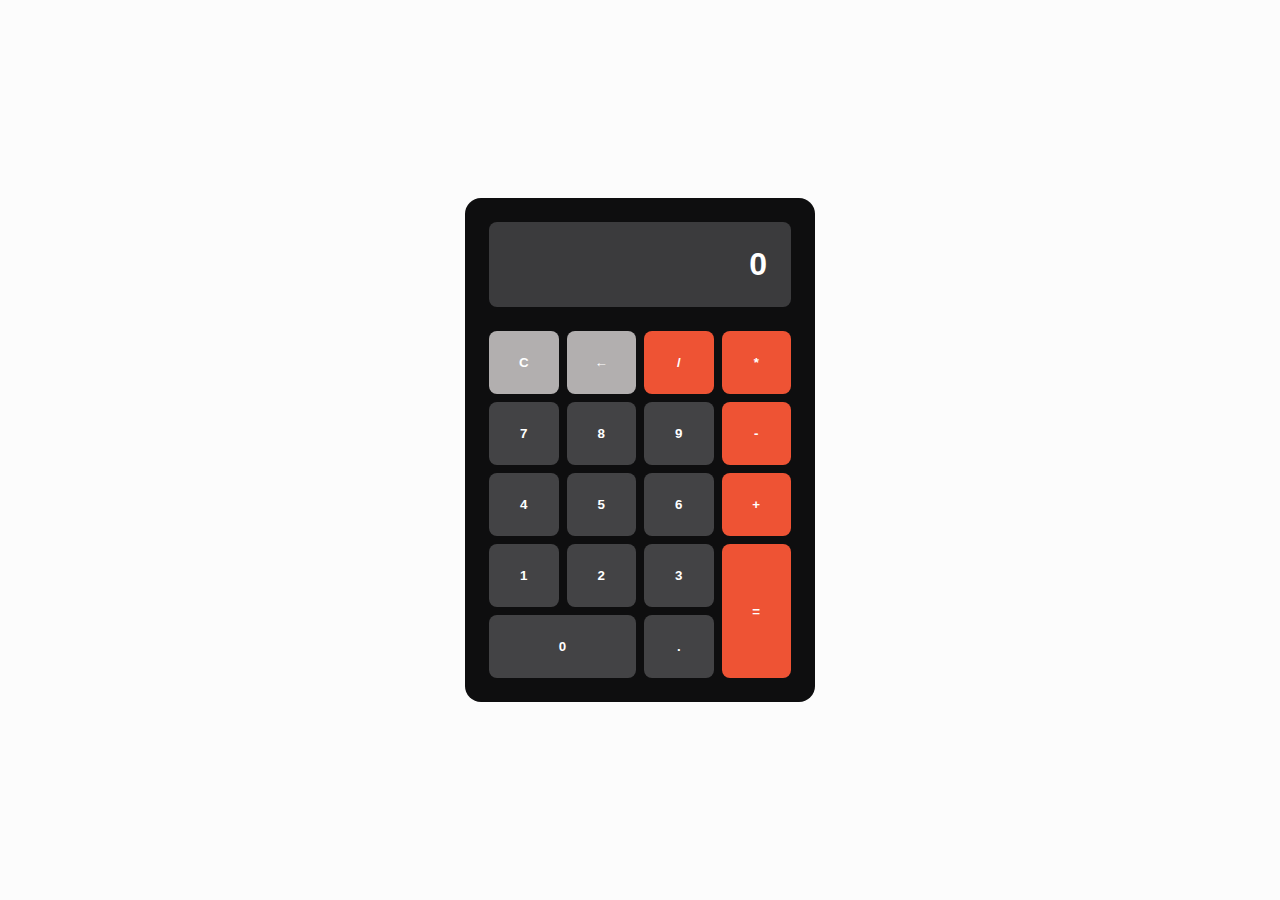
<file: Calculadora/index.html>
<!DOCTYPE html>
<html lang="es">
<head>
    <meta charset="UTF-8">
    <meta http-equiv="X-UA-Compatible" content="IE=edge">
    <meta name="viewport" content="width=device-width, initial-scale=1.0">
    <title>Calculadora</title>
    <link rel="stylesheet" href="calcu.css">
</head>
<body>

    <div class="calculadora">

        <div class="pantalla">0</div>

        <button id="c" class="btn">C</button>
        <button id="borrar" class="btn">←</button>
        <button id="division" class="btn">/</button>
        <button id="multi" class="btn">*</button>
        <button class="btn">7</button>
        <button class="btn">8</button>
        <button class="btn">9</button>
        <button id="resta" class="btn">-</button>
        <button class="btn">4</button>
        <button class="btn">5</button>
        <button class="btn">6</button>
        <button id="suma" class="btn">+</button>
        <button class="btn">1</button>
        <button class="btn">2</button>
        <button class="btn">3</button>
        <button id="igual" class="btn">=</button>
        <button id="cero" class="btn">0</button>
        <button class="btn">.</button>
    </div>

    
    <script src="calcu.js"></script>
</body>
</html>
</file>
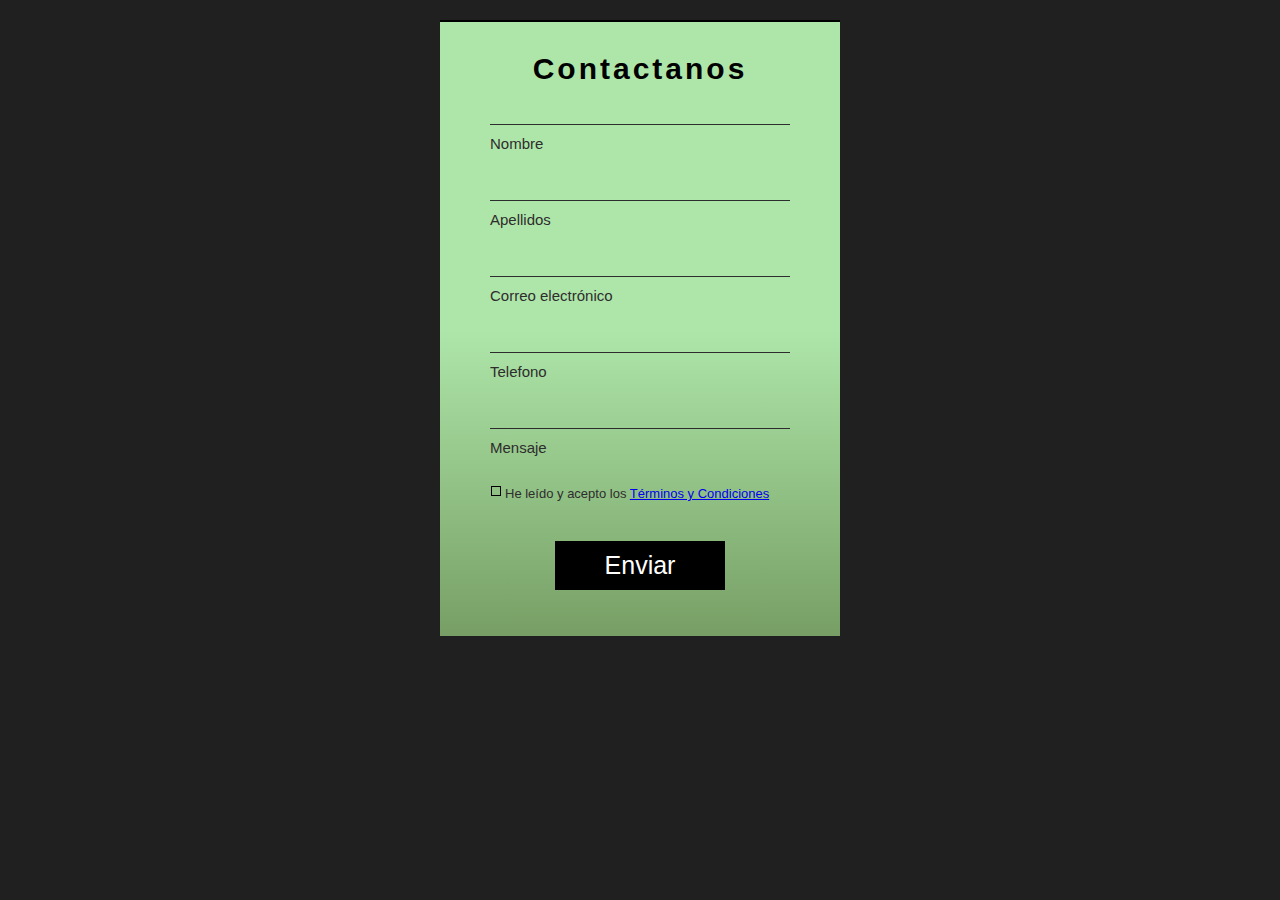
<file: contact.html>
<!DOCTYPE html>
<html lang="es">
<head>
  <meta charset="UTF-8">
  <meta name="viewport" content="width=device-width, initial-scale=1.0">
  <title>Pagina de Contacto</title>
  <link rel="stylesheet" href="estilos.css">
</head>
<body>
  <div class="container">
    <form action="" class="form" id="form" autocomplete="off">
      <p class="form-titulo">Contactanos</p>
      <div class="form-input myname">
        <input type="text" id="myname">
        <label for="myname">Nombre</label>
        <p class="mensajeError"></p>
      </div>
      <div class="form-input surname">
        <input type="text" id="surname">
        <label for="surname">Apellidos</label>
        <p class="mensajeError"></p>
      </div>
      <div class="form-input email">
        <input type="email" id="email">
        <label for="email">Correo electrónico</label>
        <p class="mensajeError"></p>
      </div>
      <div class="form-input mobile">
        <input type="text" id="mobile">
        <label for="mobile">Telefono</label>
        <p class="mensajeError"></p>
      </div>
      <div class="form-input email">
        <input type="text" id="text">
        <label for="text">Mensaje</label>
        <p class="mensajeError"></p>
      </div>
      <div class="form-termsAndConditions termsAndConditions">
        <input type="checkbox" id="termsAndConditions">
        <label for="termsAndConditions">He leído y acepto los </label>
        <a href="#">Términos y Condiciones</a>
        <p class="mensajeError"></p>
      </div>
      <div class="form-boton" >
        <input type="submit" value="Enviar">
      </div>
      <p class="mensajeCorrecto"></p>
    </form>
  </div>
  <script src="form.js"></script>
</body>
</html>
</file>
<file: Calculadora/calcu.css>
* {
    margin: 0;
    padding: 0;
    box-sizing: border-box;
    font-family: arial, sans-serif;
    font-weight: bold;
}

body {
    min-height: 100vh;
    background-color: #fcfcfc;
    display: grid;
    place-items: center;
}

.calculadora {
    background-color: #0e0e0f;
    color: white;
    width: 350px;
    max-width: 100%;
    padding: 1.5rem;
    border-radius: 1rem;
    display: grid;
    grid-template-columns: repeat(4, 1fr);
    gap: .5rem;
}

.pantalla {
    grid-column: 1 / -1;
    background-color: #3b3b3d;
    padding: 1.5rem;
    font-size: 2rem;
    text-align: right;
    border-radius: .5rem;
    margin-bottom: 1rem;
    font-family: Arial, sans-serif;
    font-weight: bold;
}

.btn {
    background-color: #434345;;
    color: white;
    border: 0;
    padding: 1.5rem .5rem;
    display: flex;
    justify-content: center;
    align-items: center;
    border-radius: .5rem;
    cursor: pointer;
}

.btn:hover {
    background-color: #262627;
}

#cero {
    grid-column: span 2;
}

#igual {
    grid-row: span 2;
    background-color: #ee5334;
}

#igual:hover {
    background-color: #ee3a16;
}

#suma {
    background-color: #ee5334;
}

#suma:hover {
    background-color: #ee3a16;
}

#resta {
    background-color: #ee5334;
}

#resta:hover {
    background-color: #ee3a16;
}

#multi {
    background-color: #ee5334;
}

#multi:hover {
    background-color: #ee3a16;
}

#division {
    background-color: #ee5334;
}

#division:hover {
    background-color: #ee3a16;
}

#borrar {
    background-color: #b2afaf;
}

#borrar:hover {
    background-color: c5c1c1;
}

#c {
    background-color: #b2afaf;
}

#c:hover {
    background-color: #c5c1c1;
}
</file>
<file: estilos.css>
/* ---- GENERALES ---- */
* {
    box-sizing: border-box;
  }
  
  body {
    margin: 0;
    background: var(--cfondo);
    font-family: sans-serif;
  }
  
  .container {
    /* border: 3px solid red; */
    max-width: 90%;
    margin: auto;
    margin-top: 20px;
  }
  
  :root {
    --cfondo: rgb(32, 32, 32);
    --cfondoForm1: rgba(159, 217, 132, 0.685);
    --cfondoForm2: rgb(174, 230, 169);
    --cnegro: black;
    --ctexto: rgb(46, 45, 45);
    --ctextoDark: rgb(2, 14, 16);
    --cblanco: white;
    --error: rgba(232, 39, 39, 0.965);
  }
  
  [type="checkbox"] {
    display: none;
  }
  
  [type="checkbox"]:checked + label::before {
    background: var(--cnegro);
    transition: 0.5s;
    transform: rotate(180deg);
  }
  
  [type="checkbox"]:checked + label {
    color: var(--cnegro);
  }
  
  /* ---- FORMULARIO ---- */
  
  .form {
    /* border: 3px solid green; */
    border-top: 2px solid var(--cnegro);
    max-width: 400px;
    padding: 30px 50px;
    margin: auto;
    margin-top: 10px;
    background: linear-gradient(
      0deg,
      var(--cfondoForm1) 0%,
      var(--cfondoForm2) 50%
    );
  }
  
  .form-titulo {
    font-weight: bold;
    font-size: 30px;
    text-align: center;
    margin: 0;
    margin-bottom: 20px;
    letter-spacing: 3px;
  }
  
  .form-input {
    margin-bottom: 30px;
  }
  
  .form-input label {
    display: block;
    margin-top: 10px;
    font-size: 15px;
    color: var(--ctexto);
  }
  
  .form-input input {
    width: 100%;
    border: none;
    outline: none;
    background: none;
    border-bottom: 1px solid var(--ctexto);
  }
  
  .form-input input:focus + label {
    font-weight: bold;
    color: var(--cnegro);
  }
  
  .form-termsAndConditions {
    margin-left: 15px;
    position: relative;
    color: var(--ctexto);
    font-size: 13px;
  }
  
  .form-termsAndConditions label::before {
    content: "";
    width: 8px;
    height: 8px;
    border: 1px solid var(--cnegro);
    position: absolute;
    left: -14px;
  }
  
  .form-boton input {
    background: var(--cnegro);
    color: var(--cblanco);
    padding: 10px 50px;
    font-size: 25px;
    display: block;
    margin: auto;
    margin-top: 40px;
    border: none;
  }
  
  .form-boton input:hover {
    background: var(--ctextoDark);
    transition: 0.5s;
  }
  
  .mensajeError {
    color: var(--error);
    margin-top: 0px;
    font-size: 12px;
    font-weight: bold;
    letter-spacing: 1px;
  }
  
  .mensajeCorrecto {
    text-align: center;
    font-weight: bold;
  }
</file>
